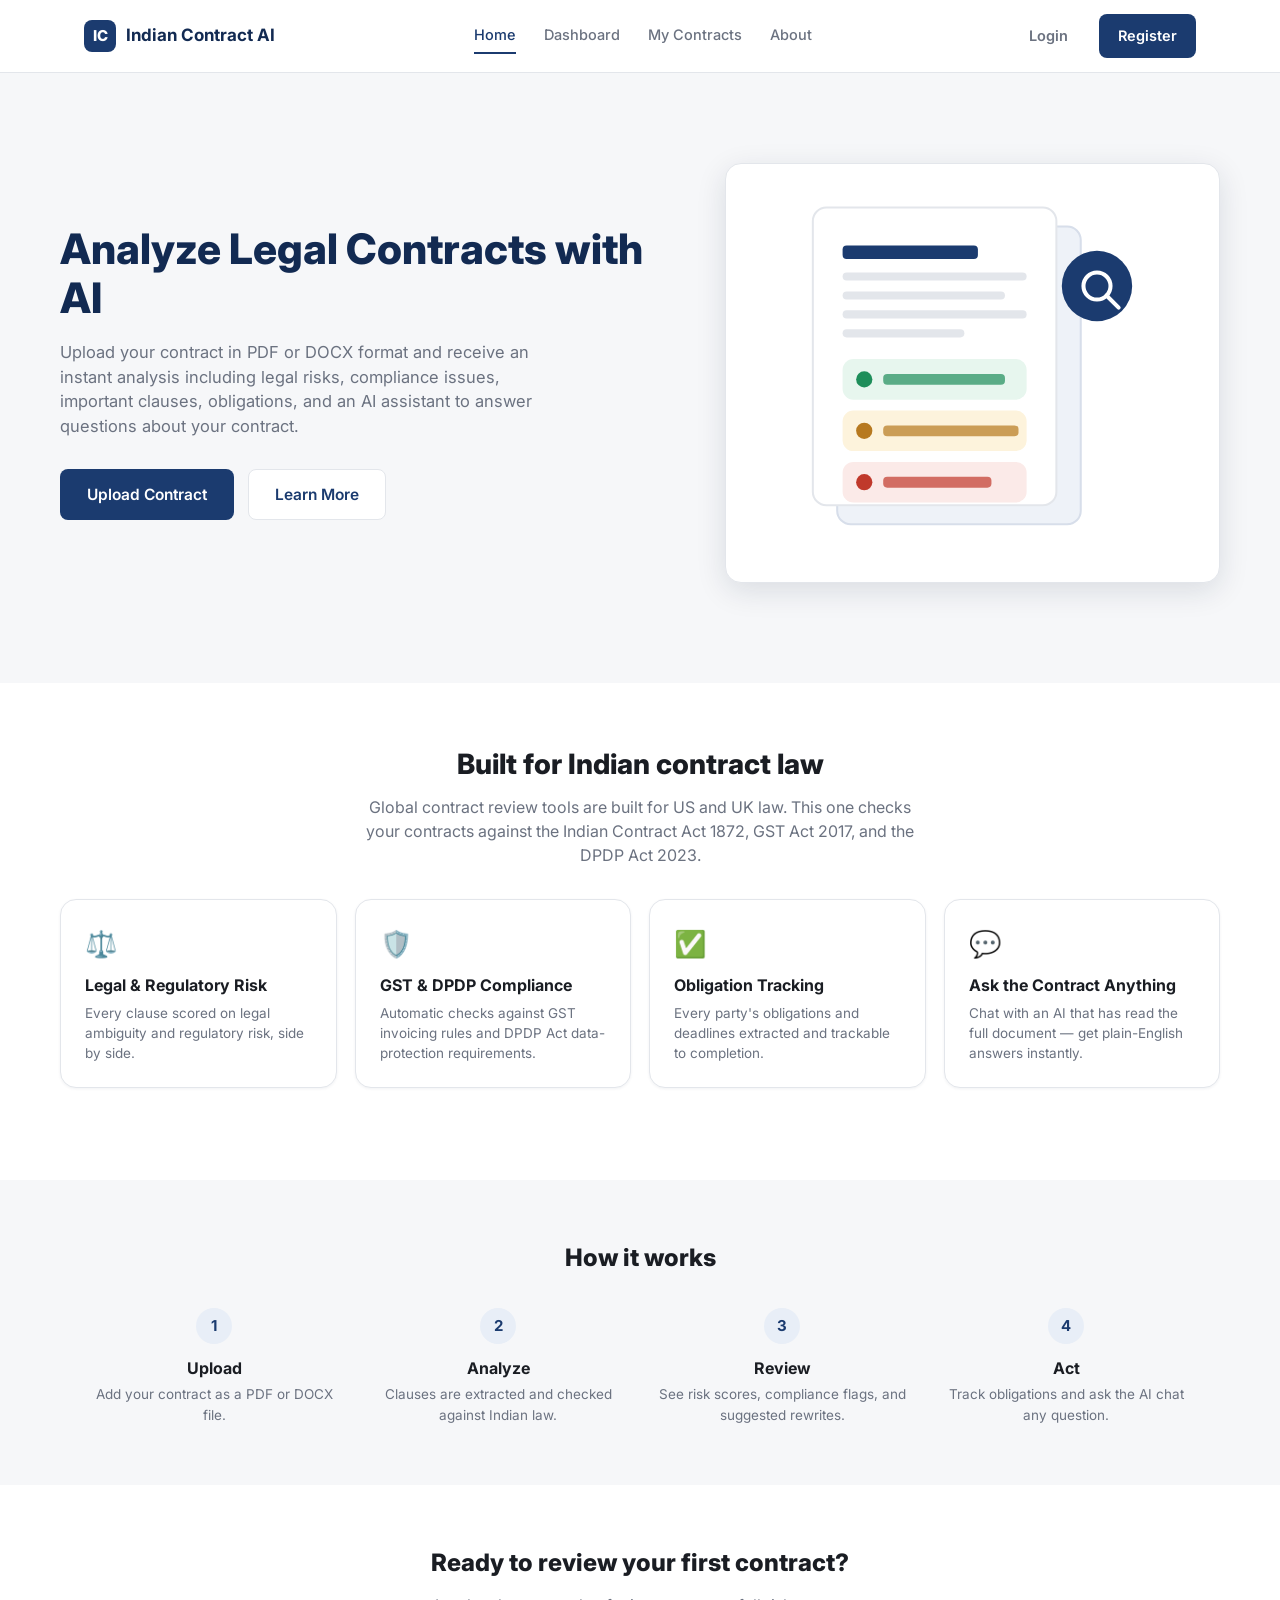
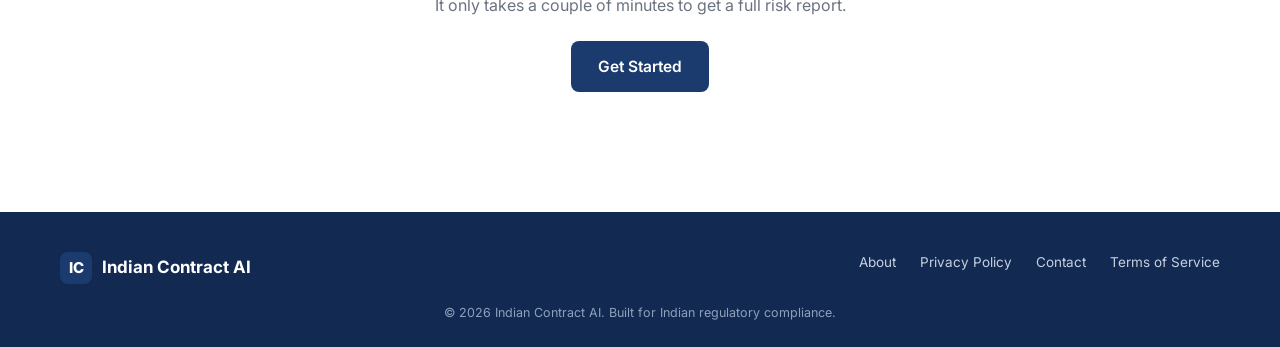
<file: src/main/resources/static/index.html>
<!DOCTYPE html>
<html lang="en">
<head>
    <meta charset="UTF-8">
    <meta name="viewport" content="width=device-width, initial-scale=1.0">
    <title>Indian Contract AI — Analyze Legal Contracts with AI</title>
    <link rel="stylesheet" href="css/style.css">
</head>
<body>

<div id="navbar-root"></div>

<!-- HERO -->
<section class="hero">
    <div class="hero-inner">
        <div>
            <h1>Analyze Legal Contracts with AI</h1>
            <p>
                Upload your contract in PDF or DOCX format and receive an instant analysis
                including legal risks, compliance issues, important clauses, obligations,
                and an AI assistant to answer questions about your contract.
            </p>
            <div class="hero-actions">
                <a href="#" id="hero-primary-btn" class="btn btn-primary btn-lg">Upload Contract</a>
                <a href="#about" class="btn btn-secondary btn-lg">Learn More</a>
            </div>
        </div>

        <!-- Illustration: a stack of contract pages with clause markers, not a robot -->
        <div class="hero-illustration">
            <svg viewBox="0 0 320 260" width="100%" height="auto" xmlns="http://www.w3.org/2000/svg">
                <!-- back page -->
                <rect x="60" y="24" width="180" height="220" rx="10" fill="#EEF2F8" stroke="#D7DEEA" stroke-width="1.5"/>
                <!-- middle page -->
                <rect x="42" y="10" width="180" height="220" rx="10" fill="#FFFFFF" stroke="#E3E6EB" stroke-width="1.5"/>
                <!-- lines of text -->
                <rect x="64" y="38" width="100" height="10" rx="3" fill="#1B3B6F"/>
                <rect x="64" y="58" width="136" height="6" rx="3" fill="#E3E6EB"/>
                <rect x="64" y="72" width="120" height="6" rx="3" fill="#E3E6EB"/>
                <rect x="64" y="86" width="136" height="6" rx="3" fill="#E3E6EB"/>
                <rect x="64" y="100" width="90" height="6" rx="3" fill="#E3E6EB"/>

                <!-- clause tag: safe -->
                <rect x="64" y="122" width="136" height="30" rx="8" fill="#E7F6EE"/>
                <circle cx="80" cy="137" r="6" fill="#1E8E5A"/>
                <rect x="94" y="133" width="90" height="8" rx="3" fill="#1E8E5A" opacity="0.7"/>

                <!-- clause tag: warning -->
                <rect x="64" y="160" width="136" height="30" rx="8" fill="#FDF3DC"/>
                <circle cx="80" cy="175" r="6" fill="#B7791F"/>
                <rect x="94" y="171" width="100" height="8" rx="3" fill="#B7791F" opacity="0.7"/>

                <!-- clause tag: high risk -->
                <rect x="64" y="198" width="136" height="30" rx="8" fill="#FBEAE8"/>
                <circle cx="80" cy="213" r="6" fill="#C0392B"/>
                <rect x="94" y="209" width="80" height="8" rx="3" fill="#C0392B" opacity="0.7"/>

                <!-- magnifier / analysis icon -->
                <circle cx="252" cy="68" r="26" fill="#1B3B6F"/>
                <circle cx="252" cy="68" r="10" fill="none" stroke="#fff" stroke-width="3"/>
                <line x1="259" y1="75" x2="268" y2="84" stroke="#fff" stroke-width="3" stroke-linecap="round"/>
            </svg>
        </div>
    </div>
</section>

<!-- FEATURES / ABOUT -->
<section class="section container" id="about">
    <div class="text-center mb-32">
        <h2 style="font-size:28px; font-weight:800; margin-bottom:10px;">Built for Indian contract law</h2>
        <p style="color:var(--text-muted); max-width:560px; margin:0 auto;">
            Global contract review tools are built for US and UK law. This one checks your contracts
            against the Indian Contract Act 1872, GST Act 2017, and the DPDP Act 2023.
        </p>
    </div>

    <div class="stats-grid" style="grid-template-columns: repeat(4, 1fr);">
        <div class="card card-padded card-hover">
            <div style="font-size:26px; margin-bottom:10px;">⚖️</div>
            <div style="font-weight:700; margin-bottom:6px;">Legal &amp; Regulatory Risk</div>
            <div style="font-size:13.5px; color:var(--text-muted);">Every clause scored on legal ambiguity and regulatory risk, side by side.</div>
        </div>
        <div class="card card-padded card-hover">
            <div style="font-size:26px; margin-bottom:10px;">🛡️</div>
            <div style="font-weight:700; margin-bottom:6px;">GST &amp; DPDP Compliance</div>
            <div style="font-size:13.5px; color:var(--text-muted);">Automatic checks against GST invoicing rules and DPDP Act data-protection requirements.</div>
        </div>
        <div class="card card-padded card-hover">
            <div style="font-size:26px; margin-bottom:10px;">✅</div>
            <div style="font-weight:700; margin-bottom:6px;">Obligation Tracking</div>
            <div style="font-size:13.5px; color:var(--text-muted);">Every party's obligations and deadlines extracted and trackable to completion.</div>
        </div>
        <div class="card card-padded card-hover">
            <div style="font-size:26px; margin-bottom:10px;">💬</div>
            <div style="font-weight:700; margin-bottom:6px;">Ask the Contract Anything</div>
            <div style="font-size:13.5px; color:var(--text-muted);">Chat with an AI that has read the full document — get plain-English answers instantly.</div>
        </div>
    </div>
</section>

<!-- HOW IT WORKS -->
<section class="section" style="background: var(--bg-soft);">
    <div class="container">
        <h2 class="text-center" style="font-size:24px; font-weight:800; margin-bottom:32px;">How it works</h2>
        <div style="display:grid; grid-template-columns: repeat(4, 1fr); gap:24px;">
            <div class="text-center">
                <div class="clause-num" style="width:36px; height:36px; font-size:15px; margin:0 auto 12px;">1</div>
                <div style="font-weight:700; margin-bottom:4px;">Upload</div>
                <div style="font-size:13.5px; color:var(--text-muted);">Add your contract as a PDF or DOCX file.</div>
            </div>
            <div class="text-center">
                <div class="clause-num" style="width:36px; height:36px; font-size:15px; margin:0 auto 12px;">2</div>
                <div style="font-weight:700; margin-bottom:4px;">Analyze</div>
                <div style="font-size:13.5px; color:var(--text-muted);">Clauses are extracted and checked against Indian law.</div>
            </div>
            <div class="text-center">
                <div class="clause-num" style="width:36px; height:36px; font-size:15px; margin:0 auto 12px;">3</div>
                <div style="font-weight:700; margin-bottom:4px;">Review</div>
                <div style="font-size:13.5px; color:var(--text-muted);">See risk scores, compliance flags, and suggested rewrites.</div>
            </div>
            <div class="text-center">
                <div class="clause-num" style="width:36px; height:36px; font-size:15px; margin:0 auto 12px;">4</div>
                <div style="font-weight:700; margin-bottom:4px;">Act</div>
                <div style="font-size:13.5px; color:var(--text-muted);">Track obligations and ask the AI chat any question.</div>
            </div>
        </div>
    </div>
</section>

<!-- CTA -->
<section class="section container text-center">
    <h2 style="font-size:24px; font-weight:800; margin-bottom:12px;">Ready to review your first contract?</h2>
    <p style="color:var(--text-muted); margin-bottom:24px;">It only takes a couple of minutes to get a full risk report.</p>
    <a href="#" id="hero-primary-btn-2" class="btn btn-primary btn-lg">Get Started</a>
</section>

<div id="footer-root"></div>

<script src="js/api.js"></script>
<script src="js/shared.js"></script>
<script>
    renderNavbar('home');
    renderFooter();

    // Send logged-in users straight to Upload; new visitors to Register.
    const destination = isLoggedIn() ? 'upload.html' : 'register.html';
    document.getElementById('hero-primary-btn').href = destination;
    document.getElementById('hero-primary-btn-2').href = destination;
</script>
</body>
</html>
</file>
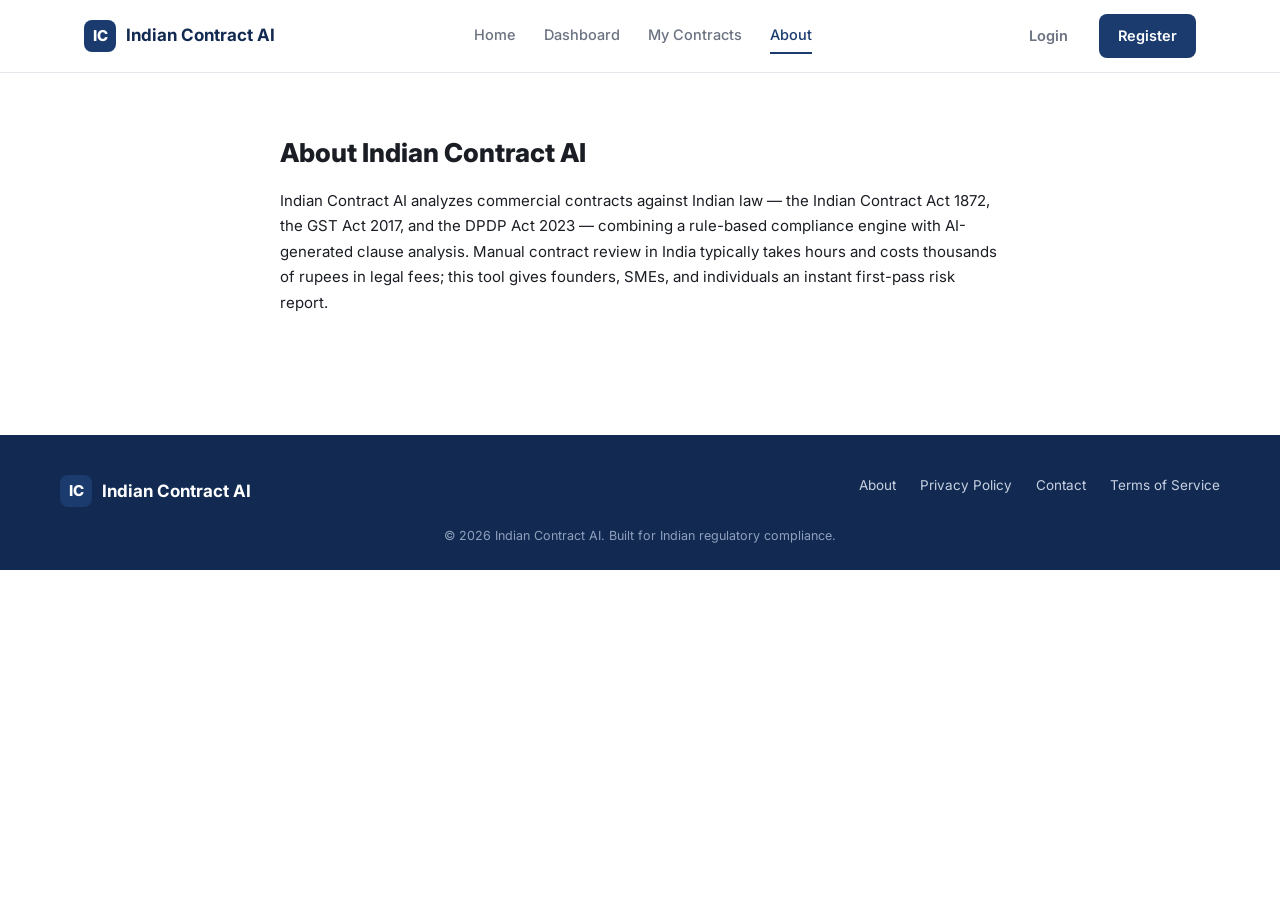
<file: src/main/resources/static/about.html>
<!DOCTYPE html>
<html lang="en">
<head>
    <meta charset="UTF-8">
    <meta name="viewport" content="width=device-width, initial-scale=1.0">
    <title>About — Indian Contract AI</title>
    <link rel="stylesheet" href="css/style.css">
</head>
<body>
<div id="navbar-root"></div>
<div class="container section" style="max-width: 720px;">
    <h2 style="font-size:26px; font-weight:800; margin-bottom:16px;">About Indian Contract AI</h2>
    <p style="font-size:15px; line-height:1.7; color:var(--text);">
        Indian Contract AI analyzes commercial contracts against Indian law — the Indian Contract Act 1872,
        the GST Act 2017, and the DPDP Act 2023 — combining a rule-based compliance engine with AI-generated
        clause analysis. Manual contract review in India typically takes hours and costs thousands of rupees
        in legal fees; this tool gives founders, SMEs, and individuals an instant first-pass risk report.
    </p>
</div>
<div id="footer-root"></div>
<script src="js/api.js"></script>
<script src="js/shared.js"></script>
<script>renderNavbar('about'); renderFooter();</script>
</body>
</html>
</file>
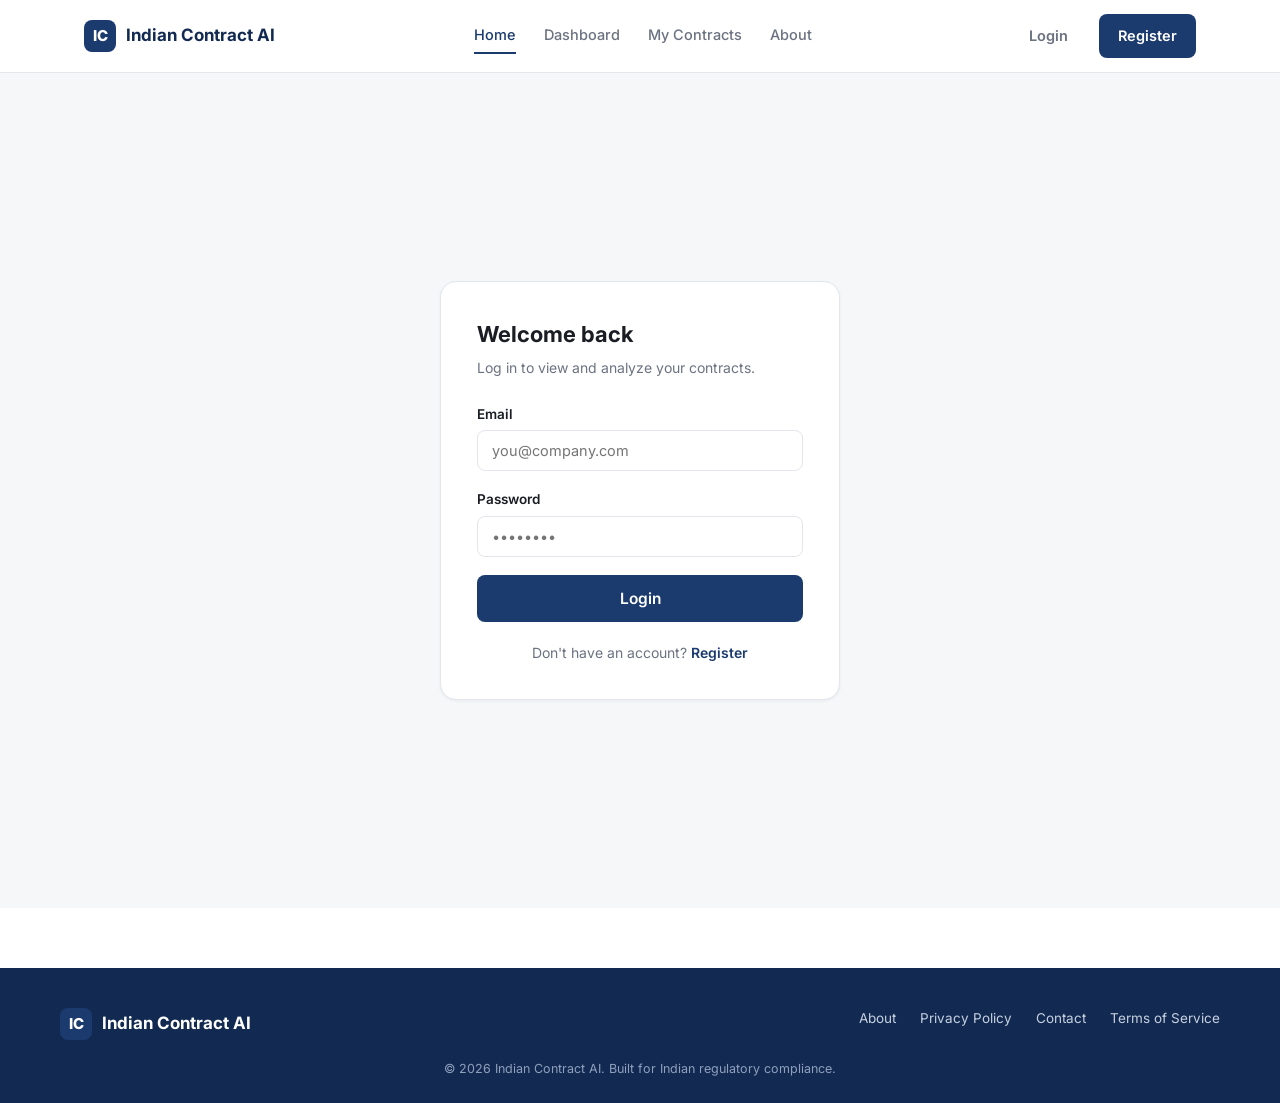
<file: src/main/resources/static/contract-details.html>
<!DOCTYPE html>
<html lang="en">
<head>
    <meta charset="UTF-8">
    <meta name="viewport" content="width=device-width, initial-scale=1.0">
    <title>Contract Details — Indian Contract AI</title>
    <link rel="stylesheet" href="css/style.css">
</head>
<body>

<div id="navbar-root"></div>

<div class="container section">

    <!-- Header -->
    <div class="mb-24">
        <h2 id="contract-name" style="font-size:24px; font-weight:800; margin-bottom:6px;">Loading contract...</h2>
        <div class="flex gap-12" style="align-items:center; flex-wrap:wrap;">
            <span id="contract-date" style="color:var(--text-muted); font-size:13.5px;"></span>
            <span id="contract-status-badge"></span>
        </div>
    </div>

    <!-- Still processing state -->
    <div id="processing-state" class="card loading-state" style="display:none;">
        <div class="spinner"></div>
        <div style="font-weight:600; margin-bottom:4px;">Analyzing your contract...</div>
        <div style="color: var(--text-muted); font-size: 13.5px;">
            Running clause-by-clause AI analysis against Indian contract, GST, and DPDP law. This page will update automatically.
        </div>
    </div>

    <!-- Error state -->
    <div id="error-state" class="card loading-state" style="display:none;">
        <div style="font-size:32px; margin-bottom:10px;">⚠️</div>
        <div style="font-weight:600; margin-bottom:4px; color:var(--red);">Analysis failed</div>
        <div style="color: var(--text-muted); font-size: 13.5px;">Something went wrong while analyzing this contract. Try uploading it again.</div>
    </div>

    <!-- Main content (shown once status === done) -->
    <div id="details-content" style="display:none;">

        <!-- Risk summary -->
        <div class="card card-padded mb-24">
            <div class="flex" style="justify-content:space-around; flex-wrap:wrap; gap:32px; text-align:center;">
                <div class="progress-ring-wrap">
                    <svg width="120" height="120" viewBox="0 0 120 120">
                        <circle cx="60" cy="60" r="52" fill="none" stroke="var(--bg-soft)" stroke-width="12"/>
                        <circle id="legal-ring" cx="60" cy="60" r="52" fill="none" stroke="var(--navy)" stroke-width="12"
                                stroke-linecap="round" stroke-dasharray="326.7" stroke-dashoffset="326.7"
                                transform="rotate(-90 60 60)"/>
                        <text id="legal-ring-text" x="60" y="66" text-anchor="middle" font-size="22" font-weight="800" fill="var(--text)">–</text>
                    </svg>
                    <div class="progress-ring-label">Legal Risk</div>
                </div>
                <div class="progress-ring-wrap">
                    <svg width="120" height="120" viewBox="0 0 120 120">
                        <circle cx="60" cy="60" r="52" fill="none" stroke="var(--bg-soft)" stroke-width="12"/>
                        <circle id="reg-ring" cx="60" cy="60" r="52" fill="none" stroke="var(--navy)" stroke-width="12"
                                stroke-linecap="round" stroke-dasharray="326.7" stroke-dashoffset="326.7"
                                transform="rotate(-90 60 60)"/>
                        <text id="reg-ring-text" x="60" y="66" text-anchor="middle" font-size="22" font-weight="800" fill="var(--text)">–</text>
                    </svg>
                    <div class="progress-ring-label">Regulatory Risk</div>
                </div>
                <div class="flex" style="flex-direction:column; justify-content:center; align-items:center;">
                    <div style="font-size:36px; font-weight:800; color:var(--navy-dark);" id="total-clauses-num">–</div>
                    <div class="progress-ring-label">Total Clauses</div>
                </div>
            </div>
        </div>

        <!-- Tabs -->
        <div class="tabs">
            <button class="tab-btn active" data-tab="overview">Overview</button>
            <button class="tab-btn" data-tab="clauses">Clauses</button>
            <button class="tab-btn" data-tab="compliance">Compliance</button>
            <button class="tab-btn" data-tab="obligations">Obligations</button>
            <button class="tab-btn" data-tab="chat">AI Chat</button>
        </div>

        <!-- Overview tab -->
        <div class="tab-panel active" id="tab-overview">
            <div class="card card-padded">
                <div style="display:grid; grid-template-columns: 1fr 1fr; gap:20px; font-size:14.5px;">
                    <div>
                        <div style="color:var(--text-muted); font-size:12.5px; text-transform:uppercase; margin-bottom:4px;">Filename</div>
                        <div id="ov-filename" style="font-weight:600;">–</div>
                    </div>
                    <div>
                        <div style="color:var(--text-muted); font-size:12.5px; text-transform:uppercase; margin-bottom:4px;">Upload Date</div>
                        <div id="ov-date" style="font-weight:600;">–</div>
                    </div>
                    <div>
                        <div style="color:var(--text-muted); font-size:12.5px; text-transform:uppercase; margin-bottom:4px;">Status</div>
                        <div id="ov-status" style="font-weight:600;">–</div>
                    </div>
                    <div>
                        <div style="color:var(--text-muted); font-size:12.5px; text-transform:uppercase; margin-bottom:4px;">Total Clauses</div>
                        <div id="ov-clauses" style="font-weight:600;">–</div>
                    </div>
                </div>
                <div style="margin-top:24px;">
                    <div style="color:var(--text-muted); font-size:12.5px; text-transform:uppercase; margin-bottom:8px;">Summary</div>
                    <div id="ov-summary" style="font-size:14.5px; line-height:1.6;">
                        This contract has been analyzed across <span id="ov-summary-clauses">–</span> clauses.
                        <span id="ov-summary-flags">–</span> potential compliance issues were flagged against Indian law.
                    </div>
                </div>
            </div>
        </div>

        <!-- Clauses tab -->
        <div class="tab-panel" id="tab-clauses">
            <div id="clauses-list"></div>
        </div>

        <!-- Compliance tab (built in next message) -->
        <div class="tab-panel" id="tab-compliance">
            <div id="compliance-list"></div>
        </div>

        <!-- Obligations tab (built in next message) -->
        <div class="tab-panel" id="tab-obligations">
            <div id="obligations-list"></div>
        </div>

        <!-- Chat tab (built in next message) -->
        <div class="tab-panel" id="tab-chat">
            <div class="card" id="chat-card"></div>
        </div>

    </div>

</div>

<div id="footer-root"></div>

<script src="js/api.js"></script>
<script src="js/shared.js"></script>
<script src="js/dashboard.js"></script>
<script src="js/contract-details.js"></script>
</body>
</html>
</file>
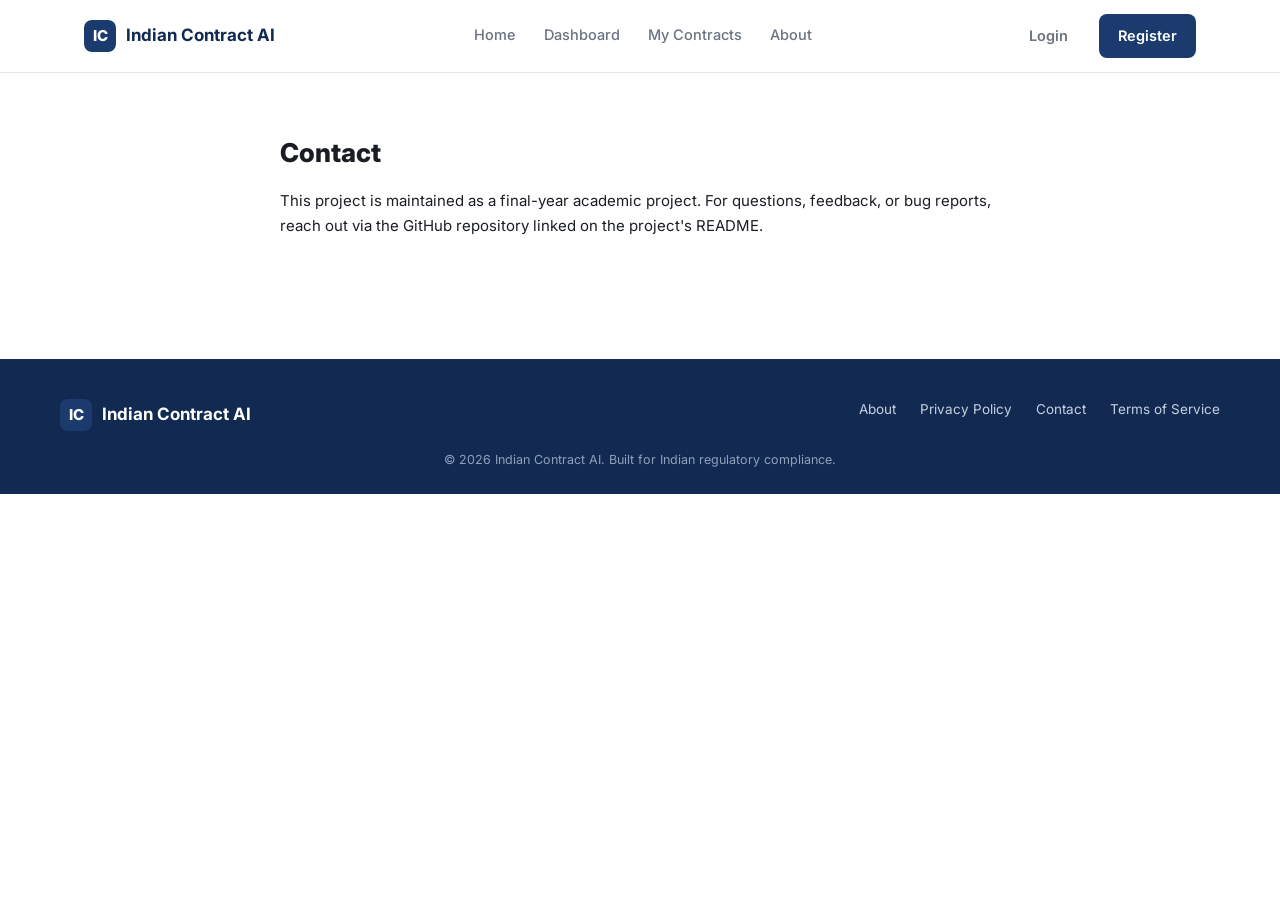
<file: src/main/resources/static/contract.html>
<!DOCTYPE html>
<html lang="en">
<head>
    <meta charset="UTF-8">
    <meta name="viewport" content="width=device-width, initial-scale=1.0">
    <title>Contact — Indian Contract AI</title>
    <link rel="stylesheet" href="css/style.css">
</head>
<body>
<div id="navbar-root"></div>
<div class="container section" style="max-width: 720px;">
    <h2 style="font-size:26px; font-weight:800; margin-bottom:16px;">Contact</h2>
    <p style="font-size:15px; line-height:1.7; color:var(--text);">
        This project is maintained as a final-year academic project. For questions, feedback, or bug
        reports, reach out via the GitHub repository linked on the project's README.
    </p>
</div>
<div id="footer-root"></div>
<script src="js/api.js"></script>
<script src="js/shared.js"></script>
<script>renderNavbar(); renderFooter();</script>
</body>
</html>
</file>
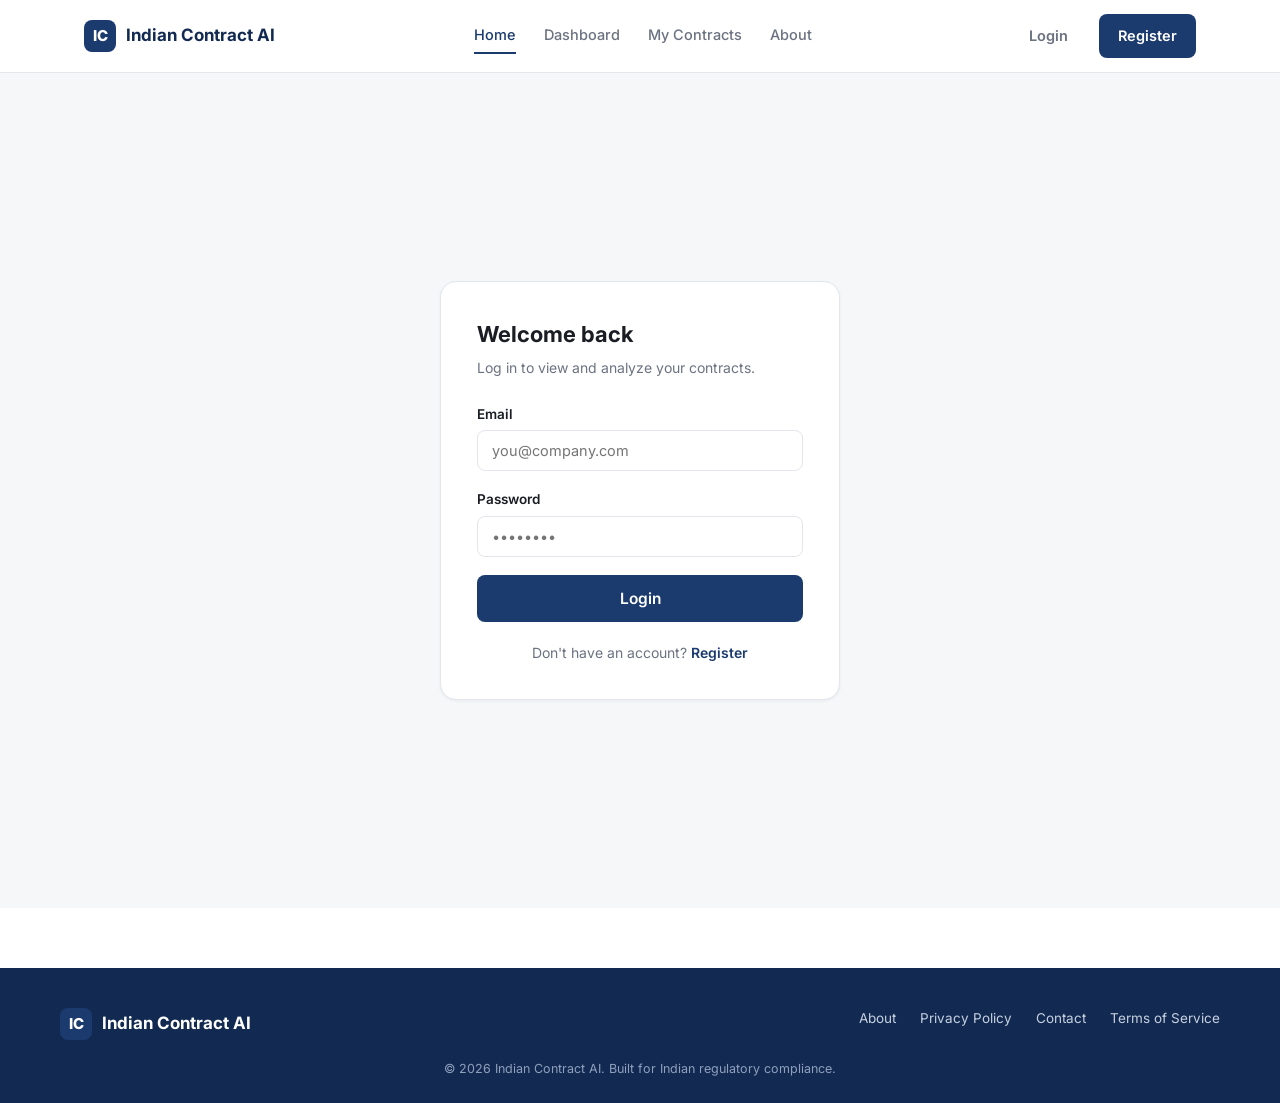
<file: src/main/resources/static/dashboard.html>
<!DOCTYPE html>
<html lang="en">
<head>
    <meta charset="UTF-8">
    <meta name="viewport" content="width=device-width, initial-scale=1.0">
    <title>Dashboard — Indian Contract AI</title>
    <link rel="stylesheet" href="css/style.css">
</head>
<body>

<div id="navbar-root"></div>

<div class="container section">

    <div class="flex-between mb-24" style="flex-wrap: wrap; gap: 16px;">
        <div>
            <h2 id="welcome-msg" style="font-size:26px; font-weight:800; margin-bottom:4px;">Hello,</h2>
            <div style="color: var(--text-muted); font-size: 14.5px;">Here's what's happening with your contracts.</div>
        </div>
        <a href="upload.html" class="btn btn-primary btn-lg">+ Upload New Contract</a>
    </div>

    <!-- Summary cards -->
    <div class="stats-grid">
        <div class="card stat-card">
            <div class="stat-label">Total Contracts</div>
            <div class="stat-value" id="stat-total">–</div>
        </div>
        <div class="card stat-card">
            <div class="stat-label">Processing</div>
            <div class="stat-value" id="stat-processing">–</div>
        </div>
        <div class="card stat-card">
            <div class="stat-label">Completed</div>
            <div class="stat-value" id="stat-completed">–</div>
        </div>
        <div class="card stat-card">
            <div class="stat-label">Avg. Risk Score</div>
            <div class="stat-value" id="stat-avg-risk">–</div>
        </div>
    </div>

    <!-- Recent contracts -->
    <div class="flex-between mb-16">
        <h2 class="section-title" style="margin-bottom:0;">Recent Contracts</h2>
        <a href="my-contracts.html" class="btn btn-ghost">View all →</a>
    </div>

    <div class="card">
        <div id="loading-state" class="loading-state">
            <div class="spinner"></div>
            <div style="color: var(--text-muted); font-size: 14px;">Loading your contracts...</div>
        </div>

        <div id="empty-state" class="empty-state" style="display:none;">
            <div class="empty-state-icon">📄</div>
            <div style="font-weight:600; margin-bottom:6px;">No contracts yet</div>
            <div style="font-size:14px; margin-bottom:20px;">Upload your first contract to get started with AI analysis.</div>
            <a href="upload.html" class="btn btn-primary">Upload Contract</a>
        </div>

        <div id="table-wrap" class="table-wrap" style="display:none;">
            <table class="data-table">
                <thead>
                <tr>
                    <th>Contract Name</th>
                    <th>Upload Date</th>
                    <th>Status</th>
                    <th>Legal Risk</th>
                    <th>Regulatory Risk</th>
                    <th></th>
                </tr>
                </thead>
                <tbody id="contracts-tbody"></tbody>
            </table>
        </div>
    </div>

</div>

<div id="footer-root"></div>

<script src="js/api.js"></script>
<script src="js/shared.js"></script>
<script src="js/dashboard.js"></script>
</body>
</html>
</file>
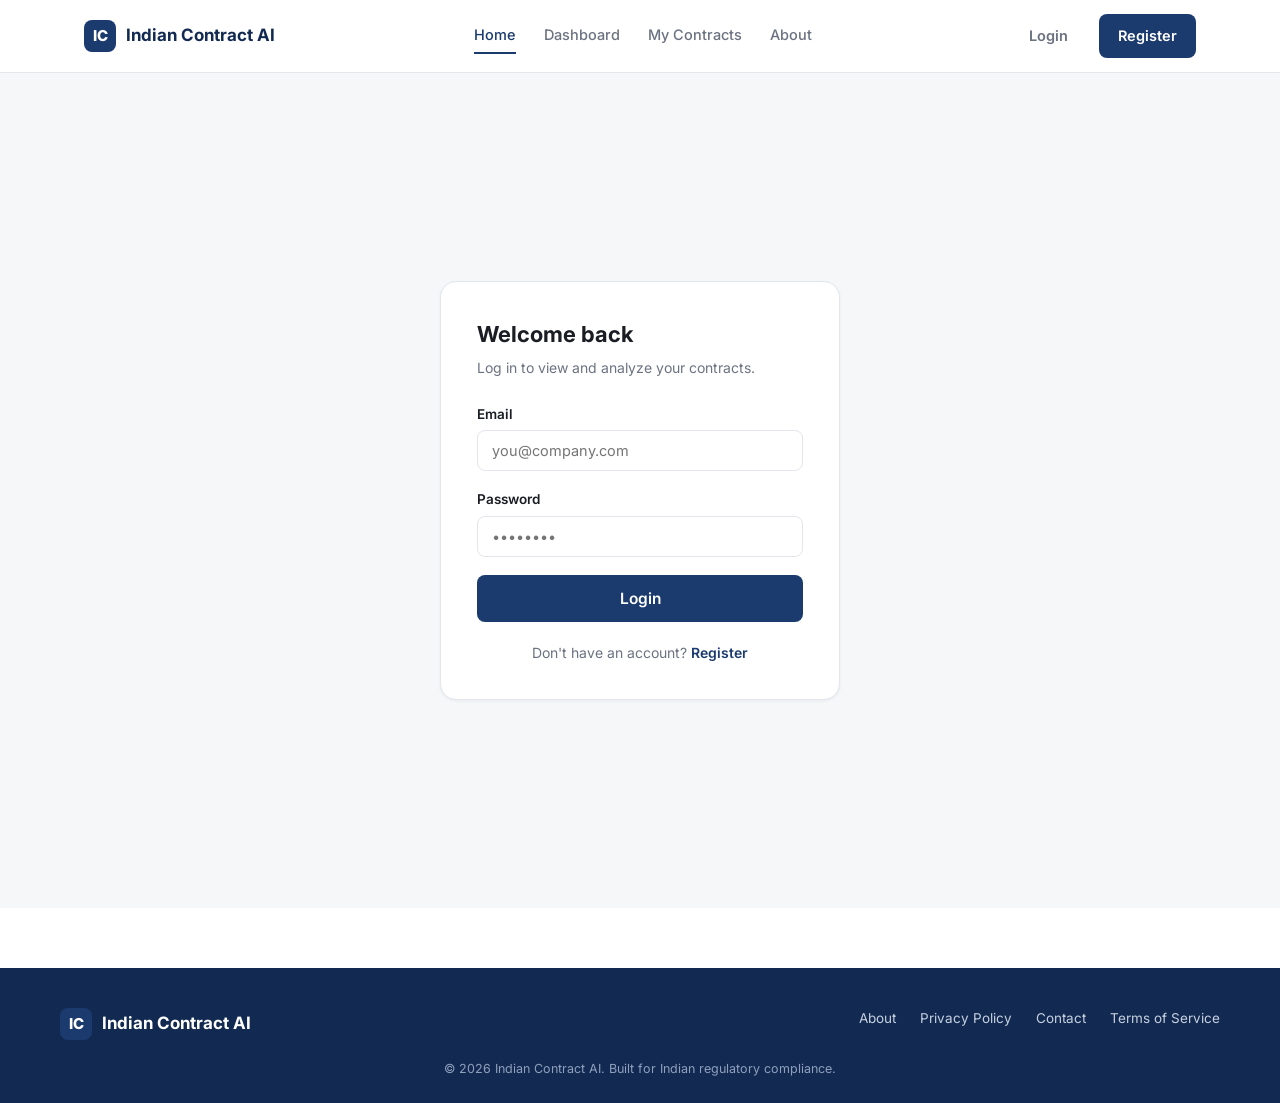
<file: src/main/resources/static/login.html>
<!DOCTYPE html>
<html lang="en">
<head>
    <meta charset="UTF-8">
    <meta name="viewport" content="width=device-width, initial-scale=1.0">
    <title>Login — Indian Contract AI</title>
    <link rel="stylesheet" href="css/style.css">
</head>
<body>

<div id="navbar-root"></div>

<div class="auth-shell">
    <div class="card auth-card">
        <div class="auth-title">Welcome back</div>
        <div class="auth-sub">Log in to view and analyze your contracts.</div>

        <div id="alert" class="alert alert-error"></div>

        <form id="login-form">
            <div class="form-group">
                <label class="form-label">Email</label>
                <input type="email" id="email" class="form-input" placeholder="you@company.com" required>
            </div>
            <div class="form-group">
                <label class="form-label">Password</label>
                <input type="password" id="password" class="form-input" placeholder="••••••••" required>
            </div>
            <button type="submit" id="submit-btn" class="btn btn-primary btn-block btn-lg">Login</button>
        </form>

        <div class="auth-footer">
            Don't have an account? <a href="register.html">Register</a>
        </div>
    </div>
</div>

<div id="footer-root"></div>

<script src="js/api.js"></script>
<script src="js/shared.js"></script>
<script src="js/auth.js"></script>
<script>
    renderNavbar('home');
    renderFooter();
</script>
</body>
</html>
</file>
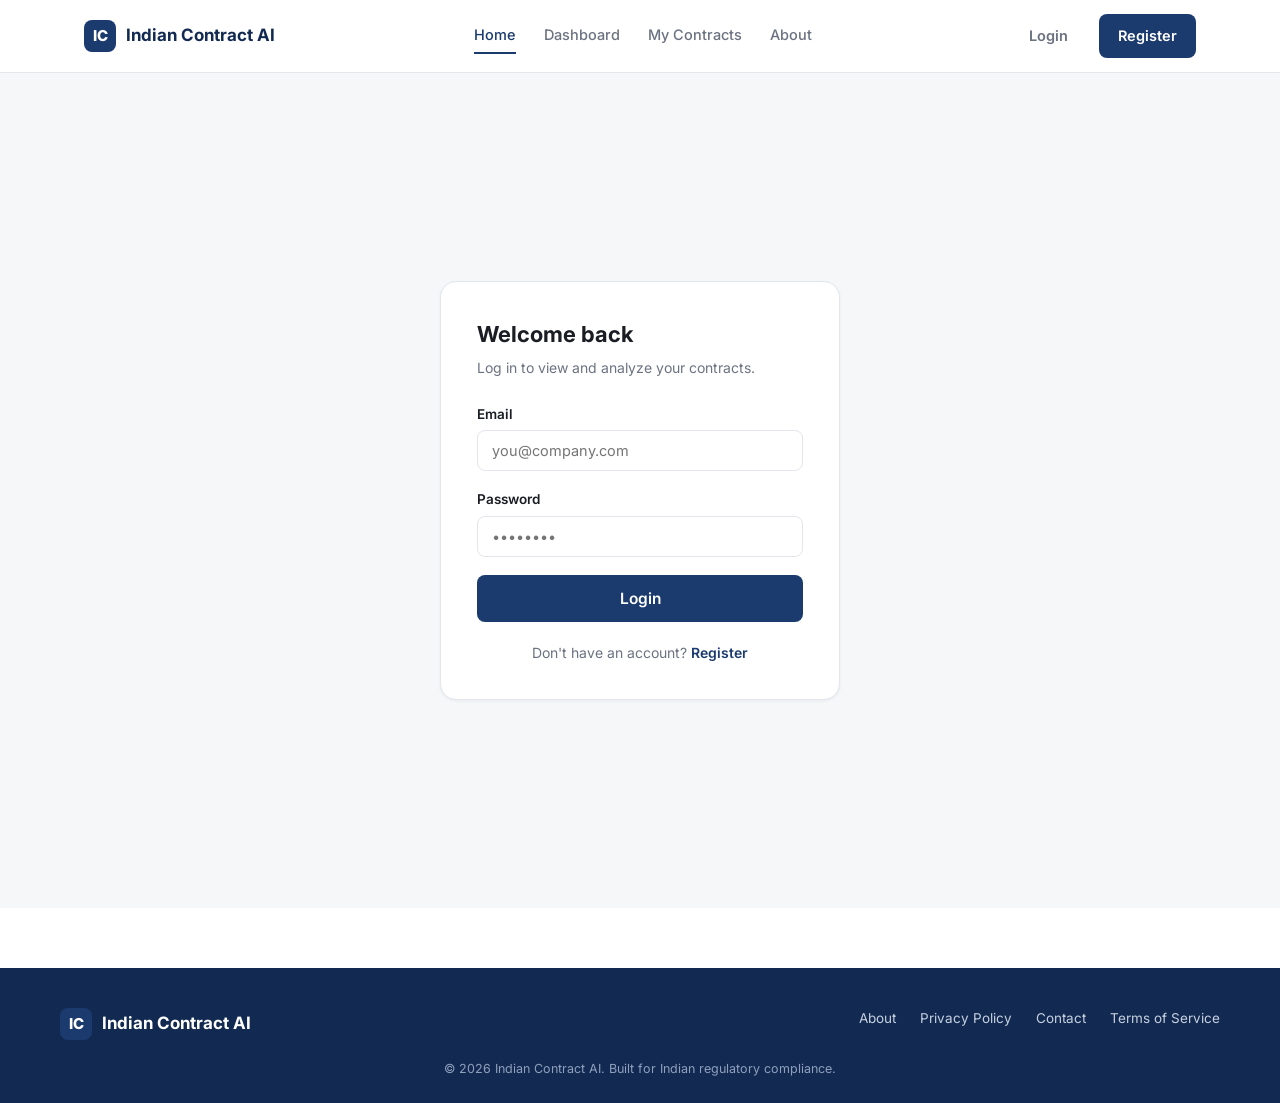
<file: src/main/resources/static/my-contracts.html>
<!DOCTYPE html>
<html lang="en">
<head>
    <meta charset="UTF-8">
    <meta name="viewport" content="width=device-width, initial-scale=1.0">
    <title>My Contracts — Indian Contract AI</title>
    <link rel="stylesheet" href="css/style.css">
</head>
<body>

<div id="navbar-root"></div>

<div class="container section">

    <div class="flex-between mb-24" style="flex-wrap:wrap; gap:16px;">
        <h2 style="font-size:26px; font-weight:800;">My Contracts</h2>
        <a href="upload.html" class="btn btn-primary">+ Upload New Contract</a>
    </div>

    <!-- Search + filters -->
    <div class="card card-padded mb-24">
        <div class="flex gap-12" style="flex-wrap:wrap; align-items:center;">
            <input type="text" id="search-input" class="form-input" placeholder="Search by contract name..." style="flex:1; min-width:220px;">
            <div class="flex gap-8" id="filter-chips">
                <button class="btn btn-secondary filter-btn active" data-filter="all">All</button>
                <button class="btn btn-secondary filter-btn" data-filter="completed">Completed</button>
                <button class="btn btn-secondary filter-btn" data-filter="processing">Processing</button>
                <button class="btn btn-secondary filter-btn" data-filter="high-risk">High Risk</button>
                <button class="btn btn-secondary filter-btn" data-filter="low-risk">Low Risk</button>
            </div>
        </div>
    </div>

    <div id="loading-state" class="loading-state">
        <div class="spinner"></div>
        <div style="color: var(--text-muted); font-size: 14px;">Loading your contracts...</div>
    </div>

    <div id="empty-state" class="empty-state" style="display:none;">
        <div class="empty-state-icon">🔍</div>
        <div style="font-weight:600; margin-bottom:6px;">No contracts match this view</div>
        <div style="font-size:14px;">Try a different search term or filter.</div>
    </div>

    <div id="contracts-grid" style="display:grid; grid-template-columns: repeat(2, 1fr); gap:18px;"></div>

</div>

<div id="footer-root"></div>

<script src="js/api.js"></script>
<script src="js/shared.js"></script>
<script src="js/dashboard.js"></script>
<script src="js/my-contracts.js"></script>
</body>
</html>
</file>
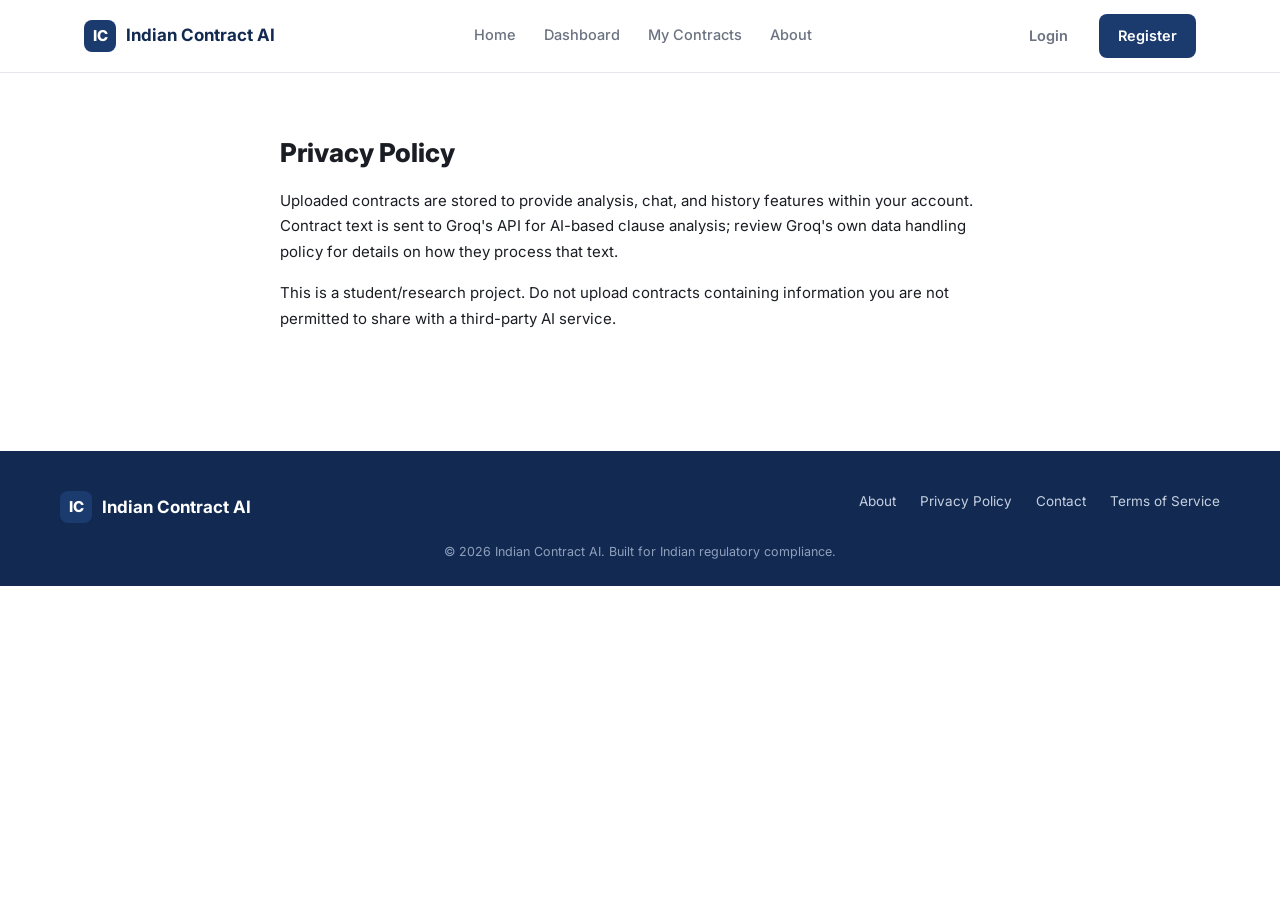
<file: src/main/resources/static/privacy.html>
<!DOCTYPE html>
<html lang="en">
<head>
    <meta charset="UTF-8">
    <meta name="viewport" content="width=device-width, initial-scale=1.0">
    <title>Privacy Policy — Indian Contract AI</title>
    <link rel="stylesheet" href="css/style.css">
</head>
<body>
<div id="navbar-root"></div>
<div class="container section" style="max-width: 720px;">
    <h2 style="font-size:26px; font-weight:800; margin-bottom:16px;">Privacy Policy</h2>
    <p style="font-size:15px; line-height:1.7; color:var(--text); margin-bottom:16px;">
        Uploaded contracts are stored to provide analysis, chat, and history features within your account.
        Contract text is sent to Groq's API for AI-based clause analysis; review Groq's own data handling
        policy for details on how they process that text.
    </p>
    <p style="font-size:15px; line-height:1.7; color:var(--text);">
        This is a student/research project. Do not upload contracts containing information you are not
        permitted to share with a third-party AI service.
    </p>
</div>
<div id="footer-root"></div>
<script src="js/api.js"></script>
<script src="js/shared.js"></script>
<script>renderNavbar(); renderFooter();</script>
</body>
</html>
</file>
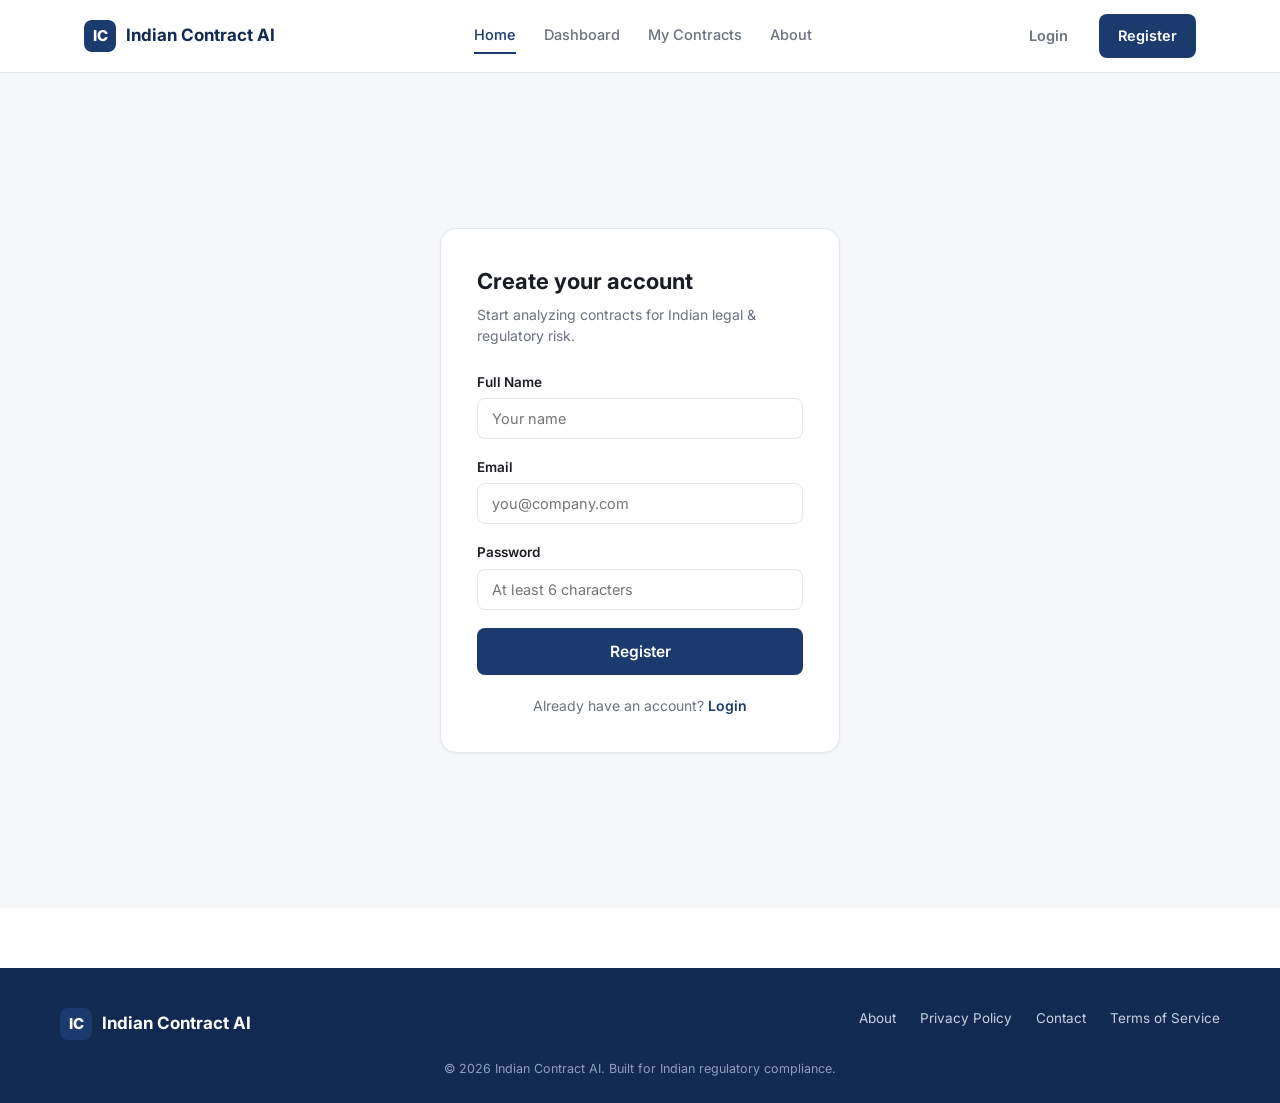
<file: src/main/resources/static/register.html>
<!DOCTYPE html>
<html lang="en">
<head>
    <meta charset="UTF-8">
    <meta name="viewport" content="width=device-width, initial-scale=1.0">
    <title>Register — Indian Contract AI</title>
    <link rel="stylesheet" href="css/style.css">
</head>
<body>

<div id="navbar-root"></div>

<div class="auth-shell">
    <div class="card auth-card">
        <div class="auth-title">Create your account</div>
        <div class="auth-sub">Start analyzing contracts for Indian legal &amp; regulatory risk.</div>

        <div id="alert" class="alert alert-error"></div>
        <div id="success-alert" class="alert alert-success"></div>

        <form id="register-form">
            <div class="form-group">
                <label class="form-label">Full Name</label>
                <input type="text" id="name" class="form-input" placeholder="Your name" required>
            </div>
            <div class="form-group">
                <label class="form-label">Email</label>
                <input type="email" id="email" class="form-input" placeholder="you@company.com" required>
            </div>
            <div class="form-group">
                <label class="form-label">Password</label>
                <input type="password" id="password" class="form-input" placeholder="At least 6 characters" required minlength="6">
            </div>
            <button type="submit" id="submit-btn" class="btn btn-primary btn-block btn-lg">Register</button>
        </form>

        <div class="auth-footer">
            Already have an account? <a href="login.html">Login</a>
        </div>
    </div>
</div>

<div id="footer-root"></div>

<script src="js/api.js"></script>
<script src="js/shared.js"></script>
<script src="js/auth.js"></script>
<script>
    renderNavbar('home');
    renderFooter();
</script>
</body>
</html>
</file>
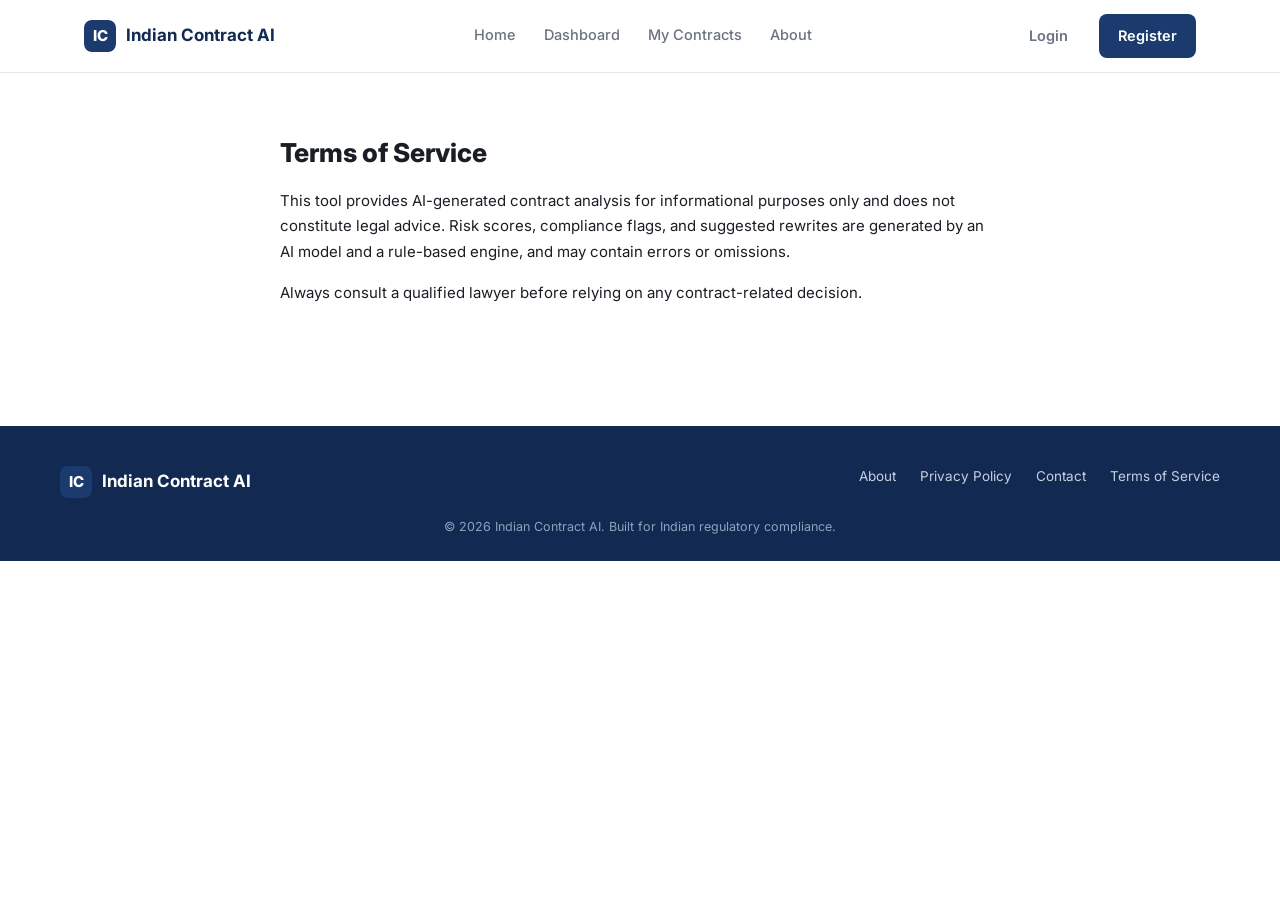
<file: src/main/resources/static/terms.html>
<!DOCTYPE html>
<html lang="en">
<head>
    <meta charset="UTF-8">
    <meta name="viewport" content="width=device-width, initial-scale=1.0">
    <title>Terms of Service — Indian Contract AI</title>
    <link rel="stylesheet" href="css/style.css">
</head>
<body>
<div id="navbar-root"></div>
<div class="container section" style="max-width: 720px;">
    <h2 style="font-size:26px; font-weight:800; margin-bottom:16px;">Terms of Service</h2>
    <p style="font-size:15px; line-height:1.7; color:var(--text); margin-bottom:16px;">
        This tool provides AI-generated contract analysis for informational purposes only and does not
        constitute legal advice. Risk scores, compliance flags, and suggested rewrites are generated by
        an AI model and a rule-based engine, and may contain errors or omissions.
    </p>
    <p style="font-size:15px; line-height:1.7; color:var(--text);">
        Always consult a qualified lawyer before relying on any contract-related decision.
    </p>
</div>
<div id="footer-root"></div>
<script src="js/api.js"></script>
<script src="js/shared.js"></script>
<script>renderNavbar(); renderFooter();</script>
</body>
</html>
</file>
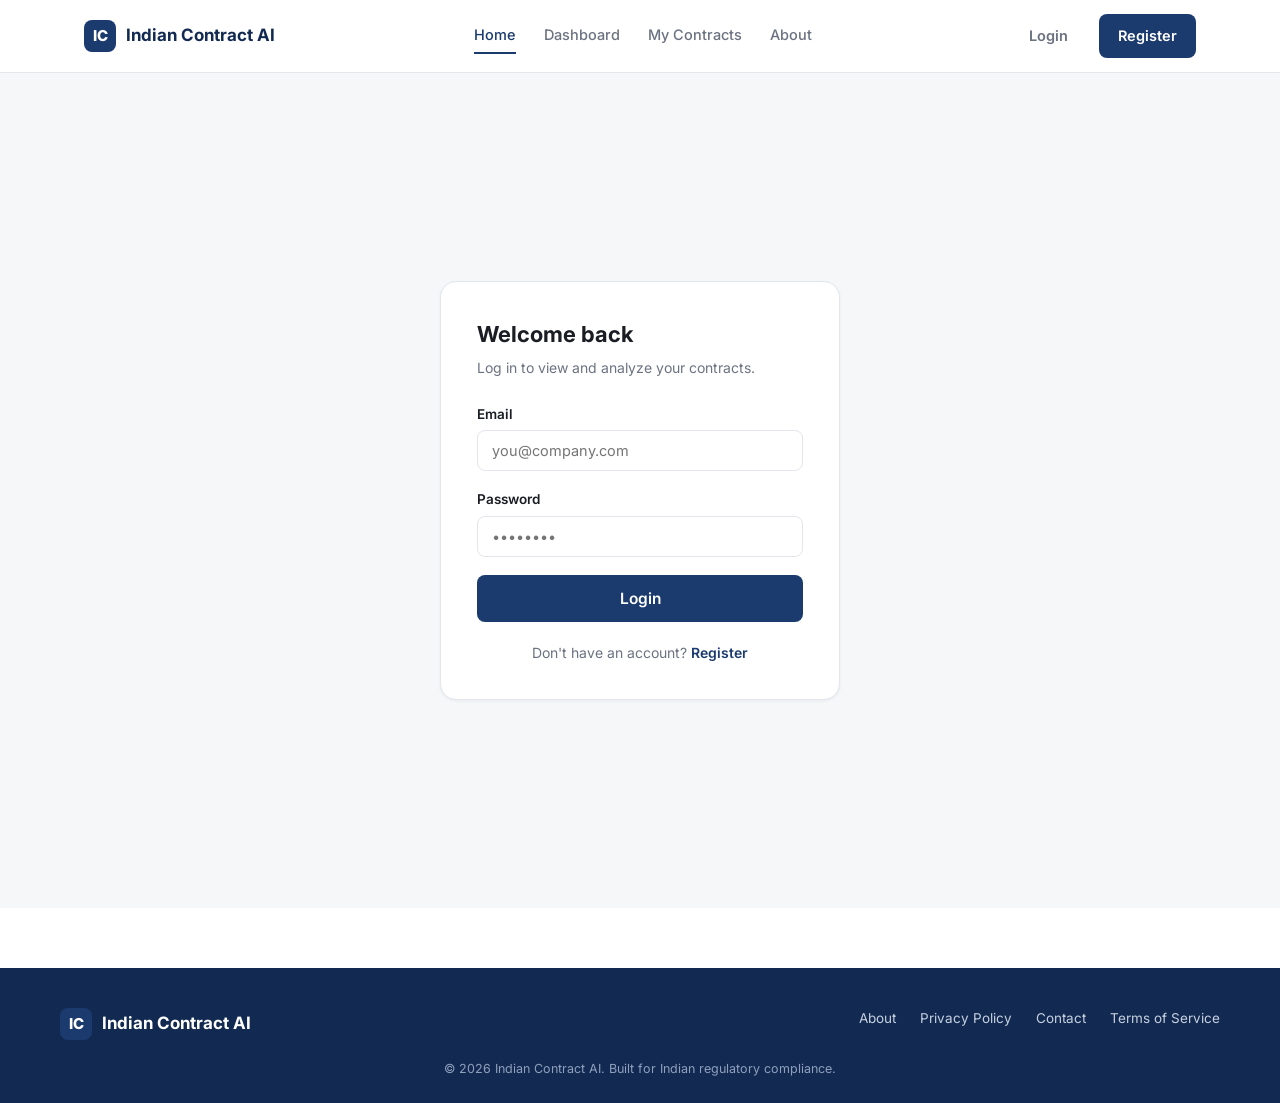
<file: src/main/resources/static/upload.html>
<!DOCTYPE html>
<html lang="en">
<head>
    <meta charset="UTF-8">
    <meta name="viewport" content="width=device-width, initial-scale=1.0">
    <title>Upload Contract — Indian Contract AI</title>
    <link rel="stylesheet" href="css/style.css">
</head>
<body>

<div id="navbar-root"></div>

<div class="container section" style="max-width: 720px;">

    <h2 style="font-size:26px; font-weight:800; margin-bottom:6px;">Upload a Contract</h2>
    <p style="color: var(--text-muted); font-size:14.5px; margin-bottom: 28px;">
        We'll extract the text, split it into clauses, and check each one against Indian contract, GST, and DPDP law.
    </p>

    <div id="alert" class="alert alert-error"></div>

    <div class="card card-padded">

        <!-- Step 1: picker -->
        <div id="upload-step">
            <div id="dropzone" class="dropzone">
                <div class="dropzone-icon">📄</div>
                <div class="dropzone-title">Drag &amp; drop your contract here</div>
                <div class="dropzone-sub">or click to browse — PDF or DOCX, up to 20MB</div>
                <input type="file" id="file-input" accept=".pdf,.docx" style="display:none;">
                <div id="file-chip-wrap"></div>
            </div>

            <button id="analyze-btn" class="btn btn-primary btn-lg btn-block" style="margin-top:24px;" disabled>
                Analyze Contract
            </button>
        </div>

        <!-- Step 2: uploading / processing -->
        <div id="loading-step" class="loading-state" style="display:none;">
            <div class="spinner"></div>
            <div style="font-weight:600; margin-bottom:4px;">Analyzing your contract...</div>
            <div style="color: var(--text-muted); font-size: 13.5px;" id="loading-sub">
                Extracting text and checking clauses against Indian law. This can take a minute for longer contracts.
            </div>
        </div>

    </div>

</div>

<div id="footer-root"></div>

<script src="js/api.js"></script>
<script src="js/shared.js"></script>
<script src="js/upload.js"></script>
</body>
</html>
</file>
<file: src/main/resources/static/css/style.css>
@import url('https://fonts.googleapis.com/css2?family=Inter:wght@400;500;600;700;800&display=swap');

:root {
  --navy: #1B3B6F;
  --navy-dark: #122A52;
  --navy-light: #E8EEF7;
  --bg: #FFFFFF;
  --bg-soft: #F6F7F9;
  --border: #E3E6EB;
  --text: #1A1D23;
  --text-muted: #6B7280;
  --green: #1E8E5A;
  --green-bg: #E7F6EE;
  --yellow: #B7791F;
  --yellow-bg: #FDF3DC;
  --red: #C0392B;
  --red-bg: #FBEAE8;
  --radius-lg: 16px;
  --radius-md: 10px;
  --radius-sm: 8px;
  --shadow-sm: 0 1px 3px rgba(20, 30, 60, 0.06);
  --shadow-md: 0 4px 16px rgba(20, 30, 60, 0.08);
  --shadow-lg: 0 8px 30px rgba(20, 30, 60, 0.12);
}

* { box-sizing: border-box; margin: 0; padding: 0; }

body {
  font-family: 'Inter', -apple-system, BlinkMacSystemFont, sans-serif;
  background: var(--bg);
  color: var(--text);
  line-height: 1.5;
  -webkit-font-smoothing: antialiased;
}

a { color: inherit; text-decoration: none; }
img { max-width: 100%; display: block; }

.container {
  max-width: 1160px;
  margin: 0 auto;
  padding: 0 24px;
}

/* ---------------- NAVBAR ---------------- */
.navbar {
  position: sticky;
  top: 0;
  z-index: 100;
  background: var(--bg);
  border-bottom: 1px solid var(--border);
}
.navbar-inner {
  max-width: 1160px;
  margin: 0 auto;
  padding: 14px 24px;
  display: flex;
  align-items: center;
  justify-content: space-between;
  gap: 24px;
}
.navbar-brand {
  display: flex;
  align-items: center;
  gap: 10px;
  font-weight: 700;
  font-size: 17px;
  color: var(--navy-dark);
}
.navbar-brand .logo-mark {
  width: 32px;
  height: 32px;
  border-radius: 8px;
  background: var(--navy);
  color: #fff;
  display: flex;
  align-items: center;
  justify-content: center;
  font-size: 15px;
  font-weight: 800;
}
.navbar-center {
  display: flex;
  align-items: center;
  gap: 28px;
}
.navbar-center a {
  font-size: 14.5px;
  font-weight: 500;
  color: var(--text-muted);
  padding: 6px 0;
  border-bottom: 2px solid transparent;
  transition: color .15s, border-color .15s;
}
.navbar-center a:hover { color: var(--text); }
.navbar-center a.active { color: var(--navy); border-bottom-color: var(--navy); }
.navbar-right {
  display: flex;
  align-items: center;
  gap: 12px;
}
.navbar-user {
  display: flex;
  align-items: center;
  gap: 10px;
  font-size: 14px;
  font-weight: 500;
}
.avatar-circle {
  width: 30px;
  height: 30px;
  border-radius: 50%;
  background: var(--navy-light);
  color: var(--navy);
  display: flex;
  align-items: center;
  justify-content: center;
  font-weight: 700;
  font-size: 13px;
}
.navbar-toggle { display: none; }

@media (max-width: 860px) {
  .navbar-center { display: none; }
  .navbar-toggle { display: block; }
}

/* ---------------- BUTTONS ---------------- */
.btn {
  display: inline-flex;
  align-items: center;
  justify-content: center;
  gap: 8px;
  font-family: inherit;
  font-size: 14.5px;
  font-weight: 600;
  padding: 10px 18px;
  border-radius: var(--radius-sm);
  border: 1px solid transparent;
  cursor: pointer;
  transition: background .15s, border-color .15s, transform .05s;
  white-space: nowrap;
}
.btn:active { transform: scale(0.98); }
.btn-primary { background: var(--navy); color: #fff; }
.btn-primary:hover { background: var(--navy-dark); }
.btn-secondary { background: #fff; color: var(--navy); border-color: var(--border); }
.btn-secondary:hover { background: var(--bg-soft); }
.btn-ghost { background: transparent; color: var(--text-muted); }
.btn-ghost:hover { background: var(--bg-soft); color: var(--text); }
.btn-danger { background: var(--red-bg); color: var(--red); }
.btn-danger:hover { background: #f6d9d5; }
.btn-block { width: 100%; }
.btn-lg { padding: 13px 26px; font-size: 15.5px; }
.btn:disabled { opacity: .55; cursor: not-allowed; }

/* ---------------- CARDS ---------------- */
.card {
  background: #fff;
  border: 1px solid var(--border);
  border-radius: var(--radius-lg);
  box-shadow: var(--shadow-sm);
}
.card-padded { padding: 24px; }
.card-hover { transition: box-shadow .15s, transform .15s; }
.card-hover:hover { box-shadow: var(--shadow-md); transform: translateY(-2px); }

/* ---------------- FORMS ---------------- */
.form-group { margin-bottom: 18px; }
.form-label {
  display: block;
  font-size: 13.5px;
  font-weight: 600;
  margin-bottom: 6px;
  color: var(--text);
}
.form-input {
  width: 100%;
  padding: 11px 14px;
  font-size: 14.5px;
  font-family: inherit;
  border: 1px solid var(--border);
  border-radius: var(--radius-sm);
  background: #fff;
  transition: border-color .15s, box-shadow .15s;
}
.form-input:focus {
  outline: none;
  border-color: var(--navy);
  box-shadow: 0 0 0 3px var(--navy-light);
}
textarea.form-input { resize: vertical; min-height: 90px; }

.auth-shell {
  min-height: calc(100vh - 65px);
  display: flex;
  align-items: center;
  justify-content: center;
  background: var(--bg-soft);
  padding: 40px 20px;
}
.auth-card { width: 100%; max-width: 400px; padding: 36px; }
.auth-title { font-size: 22px; font-weight: 700; margin-bottom: 6px; }
.auth-sub { font-size: 14px; color: var(--text-muted); margin-bottom: 26px; }
.auth-footer { text-align: center; margin-top: 20px; font-size: 14px; color: var(--text-muted); }
.auth-footer a { color: var(--navy); font-weight: 600; }

.alert {
  padding: 12px 14px;
  border-radius: var(--radius-sm);
  font-size: 13.5px;
  margin-bottom: 16px;
  display: none;
}
.alert.show { display: block; }
.alert-error { background: var(--red-bg); color: var(--red); }
.alert-success { background: var(--green-bg); color: var(--green); }

/* ---------------- BADGES ---------------- */
.badge {
  display: inline-flex;
  align-items: center;
  gap: 5px;
  padding: 4px 10px;
  border-radius: 999px;
  font-size: 12px;
  font-weight: 600;
}
.badge-green { background: var(--green-bg); color: var(--green); }
.badge-yellow { background: var(--yellow-bg); color: var(--yellow); }
.badge-red { background: var(--red-bg); color: var(--red); }
.badge-gray { background: var(--bg-soft); color: var(--text-muted); }
.badge-navy { background: var(--navy-light); color: var(--navy); }

/* ---------------- HERO (Home page) ---------------- */
.hero {
  background: var(--bg-soft);
  padding: 90px 24px 100px;
}
.hero-inner {
  max-width: 1160px;
  margin: 0 auto;
  display: grid;
  grid-template-columns: 1.1fr 0.9fr;
  gap: 60px;
  align-items: center;
}
.hero h1 {
  font-size: 42px;
  font-weight: 800;
  line-height: 1.15;
  color: var(--navy-dark);
  margin-bottom: 18px;
}
.hero p {
  font-size: 16.5px;
  color: var(--text-muted);
  max-width: 480px;
  margin-bottom: 30px;
}
.hero-actions { display: flex; gap: 14px; }
.hero-illustration {
  background: #fff;
  border-radius: var(--radius-lg);
  border: 1px solid var(--border);
  box-shadow: var(--shadow-lg);
  padding: 30px;
}
@media (max-width: 860px) {
  .hero-inner { grid-template-columns: 1fr; }
  .hero h1 { font-size: 32px; }
}

/* ---------------- STATS GRID (Dashboard) ---------------- */
.stats-grid {
  display: grid;
  grid-template-columns: repeat(4, 1fr);
  gap: 18px;
  margin-bottom: 32px;
}
.stat-card { padding: 20px; }
.stat-label { font-size: 13px; color: var(--text-muted); font-weight: 500; margin-bottom: 8px; }
.stat-value { font-size: 28px; font-weight: 800; color: var(--navy-dark); }
@media (max-width: 860px) {
  .stats-grid { grid-template-columns: repeat(2, 1fr); }
}

/* ---------------- TABLE ---------------- */
.table-wrap { overflow-x: auto; }
table.data-table { width: 100%; border-collapse: collapse; font-size: 14px; }
table.data-table th {
  text-align: left;
  font-size: 12.5px;
  text-transform: uppercase;
  letter-spacing: .04em;
  color: var(--text-muted);
  font-weight: 600;
  padding: 12px 16px;
  border-bottom: 1px solid var(--border);
}
table.data-table td {
  padding: 14px 16px;
  border-bottom: 1px solid var(--border);
  vertical-align: middle;
}
table.data-table tr:last-child td { border-bottom: none; }
table.data-table tr:hover td { background: var(--bg-soft); }

/* ---------------- RISK SCORE ---------------- */
.risk-pill { font-weight: 700; }
.risk-safe { color: var(--green); }
.risk-low { color: var(--yellow); }
.risk-high { color: #C1652E; }
.risk-critical { color: var(--red); }

.progress-ring-wrap { display: flex; flex-direction: column; align-items: center; gap: 8px; }
.progress-ring-label { font-size: 13px; font-weight: 600; color: var(--text-muted); }
.progress-ring-value { font-size: 15px; font-weight: 800; }

/* ---------------- UPLOAD DROPZONE ---------------- */
.dropzone {
  border: 2px dashed var(--border);
  border-radius: var(--radius-lg);
  background: var(--bg-soft);
  padding: 60px 24px;
  text-align: center;
  cursor: pointer;
  transition: border-color .15s, background .15s;
}
.dropzone:hover, .dropzone.dragover {
  border-color: var(--navy);
  background: var(--navy-light);
}
.dropzone-icon {
  width: 56px; height: 56px; border-radius: 50%;
  background: var(--navy-light); color: var(--navy);
  display: flex; align-items: center; justify-content: center;
  margin: 0 auto 16px; font-size: 24px;
}
.dropzone-title { font-weight: 600; margin-bottom: 4px; }
.dropzone-sub { font-size: 13.5px; color: var(--text-muted); }
.file-chip {
  display: inline-flex; align-items: center; gap: 10px;
  background: var(--navy-light); color: var(--navy);
  padding: 8px 14px; border-radius: var(--radius-sm);
  font-size: 13.5px; font-weight: 600; margin-top: 16px;
}

.loading-state { text-align: center; padding: 60px 24px; }
.spinner {
  width: 40px; height: 40px; border-radius: 50%;
  border: 3px solid var(--navy-light); border-top-color: var(--navy);
  animation: spin 0.8s linear infinite; margin: 0 auto 18px;
}
@keyframes spin { to { transform: rotate(360deg); } }

/* ---------------- TABS ---------------- */
.tabs {
  display: flex;
  gap: 4px;
  border-bottom: 1px solid var(--border);
  margin-bottom: 24px;
  overflow-x: auto;
}
.tab-btn {
  padding: 12px 18px;
  font-size: 14px;
  font-weight: 600;
  color: var(--text-muted);
  border-bottom: 2px solid transparent;
  cursor: pointer;
  white-space: nowrap;
  background: none;
  border-top: none; border-left: none; border-right: none;
  font-family: inherit;
}
.tab-btn:hover { color: var(--text); }
.tab-btn.active { color: var(--navy); border-bottom-color: var(--navy); }
.tab-panel { display: none; }
.tab-panel.active { display: block; }

/* ---------------- CLAUSE / OBLIGATION CARDS ---------------- */
.clause-card { margin-bottom: 12px; overflow: hidden; }
.clause-header {
  display: flex; align-items: center; justify-content: space-between;
  padding: 16px 20px; cursor: pointer; gap: 16px;
}
.clause-header-left { display: flex; align-items: center; gap: 12px; min-width: 0; }
.clause-num {
  width: 28px; height: 28px; border-radius: 50%;
  background: var(--navy-light); color: var(--navy);
  display: flex; align-items: center; justify-content: center;
  font-size: 12px; font-weight: 700; flex-shrink: 0;
}
.clause-type-label { font-weight: 600; font-size: 14px; }
.clause-snippet { font-size: 13px; color: var(--text-muted); overflow: hidden; text-overflow: ellipsis; white-space: nowrap; }
.clause-scores { display: flex; gap: 16px; flex-shrink: 0; font-size: 12.5px; }
.clause-body {
  padding: 0 20px 20px; display: none; font-size: 14px; color: var(--text);
  border-top: 1px solid var(--border);
}
.clause-body.open { display: block; padding-top: 16px; }
.clause-body h4 { font-size: 12.5px; text-transform: uppercase; color: var(--text-muted); margin: 14px 0 4px; letter-spacing: .03em; }
.clause-body h4:first-child { margin-top: 0; }
.chevron { transition: transform .15s; color: var(--text-muted); }
.chevron.open { transform: rotate(180deg); }

.obligation-card {
  display: flex; align-items: flex-start; gap: 14px;
  padding: 16px 20px; margin-bottom: 10px;
}
.obligation-check {
  width: 22px; height: 22px; border-radius: 50%; flex-shrink: 0; margin-top: 2px;
  border: 2px solid var(--border); display: flex; align-items: center; justify-content: center;
}
.obligation-check.done { background: var(--green); border-color: var(--green); color: #fff; }
.obligation-main { flex: 1; min-width: 0; }
.obligation-action { font-weight: 600; font-size: 14.5px; margin-bottom: 4px; }
.obligation-meta { font-size: 13px; color: var(--text-muted); }

.compliance-clause-list {
  border-top: 1px solid var(--border, #e5e5e5);
  padding-top: 8px;
}
/* ---------------- CHAT ---------------- */
.chat-wrap { display: flex; flex-direction: column; height: 560px; }
.chat-messages { flex: 1; overflow-y: auto; padding: 20px; display: flex; flex-direction: column; gap: 14px; }
.chat-bubble { max-width: 72%; padding: 12px 16px; border-radius: 16px; font-size: 14.5px; line-height: 1.5; }
.chat-bubble.user { align-self: flex-end; background: var(--navy); color: #fff; border-bottom-right-radius: 4px; }
.chat-bubble.assistant { align-self: flex-start; background: var(--bg-soft); color: var(--text); border-bottom-left-radius: 4px; }
.chat-suggestions { display: flex; flex-wrap: wrap; gap: 8px; padding: 0 20px 14px; }
.chat-chip {
  font-size: 13px; padding: 7px 13px; border-radius: 999px;
  background: var(--navy-light); color: var(--navy); cursor: pointer; font-weight: 500;
}
.chat-input-row { display: flex; gap: 10px; padding: 16px 20px; border-top: 1px solid var(--border); }
.chat-input-row .form-input { flex: 1; }

/* ---------------- FOOTER ---------------- */
.footer { background: var(--navy-dark); color: #fff; padding: 40px 24px 24px; margin-top: 60px; }
.footer-inner { max-width: 1160px; margin: 0 auto; display: flex; justify-content: space-between; flex-wrap: wrap; gap: 20px; }
.footer-links { display: flex; gap: 24px; flex-wrap: wrap; }
.footer-links a { font-size: 13.5px; color: #C6D0E0; }
.footer-links a:hover { color: #fff; }
.footer-copy { font-size: 12.5px; color: #8FA0BC; margin-top: 20px; text-align: center; }

/* ---------------- UTILITIES ---------------- */
.section { padding: 60px 0; }
.text-center { text-align: center; }
.flex { display: flex; }
.flex-between { display: flex; align-items: center; justify-content: space-between; }
.gap-8 { gap: 8px; } .gap-12 { gap: 12px; } .gap-16 { gap: 16px; }
.mb-8 { margin-bottom: 8px; } .mb-16 { margin-bottom: 16px; } .mb-24 { margin-bottom: 24px; } .mb-32 { margin-bottom: 32px; }
.empty-state { text-align: center; padding: 60px 24px; color: var(--text-muted); }
.empty-state-icon { font-size: 40px; margin-bottom: 12px; }
h2.section-title { font-size: 20px; font-weight: 700; margin-bottom: 18px; }
.filter-btn.active {
  background: var(--navy);
  color: #fff;
  border-color: var(--navy);
}
</file>
